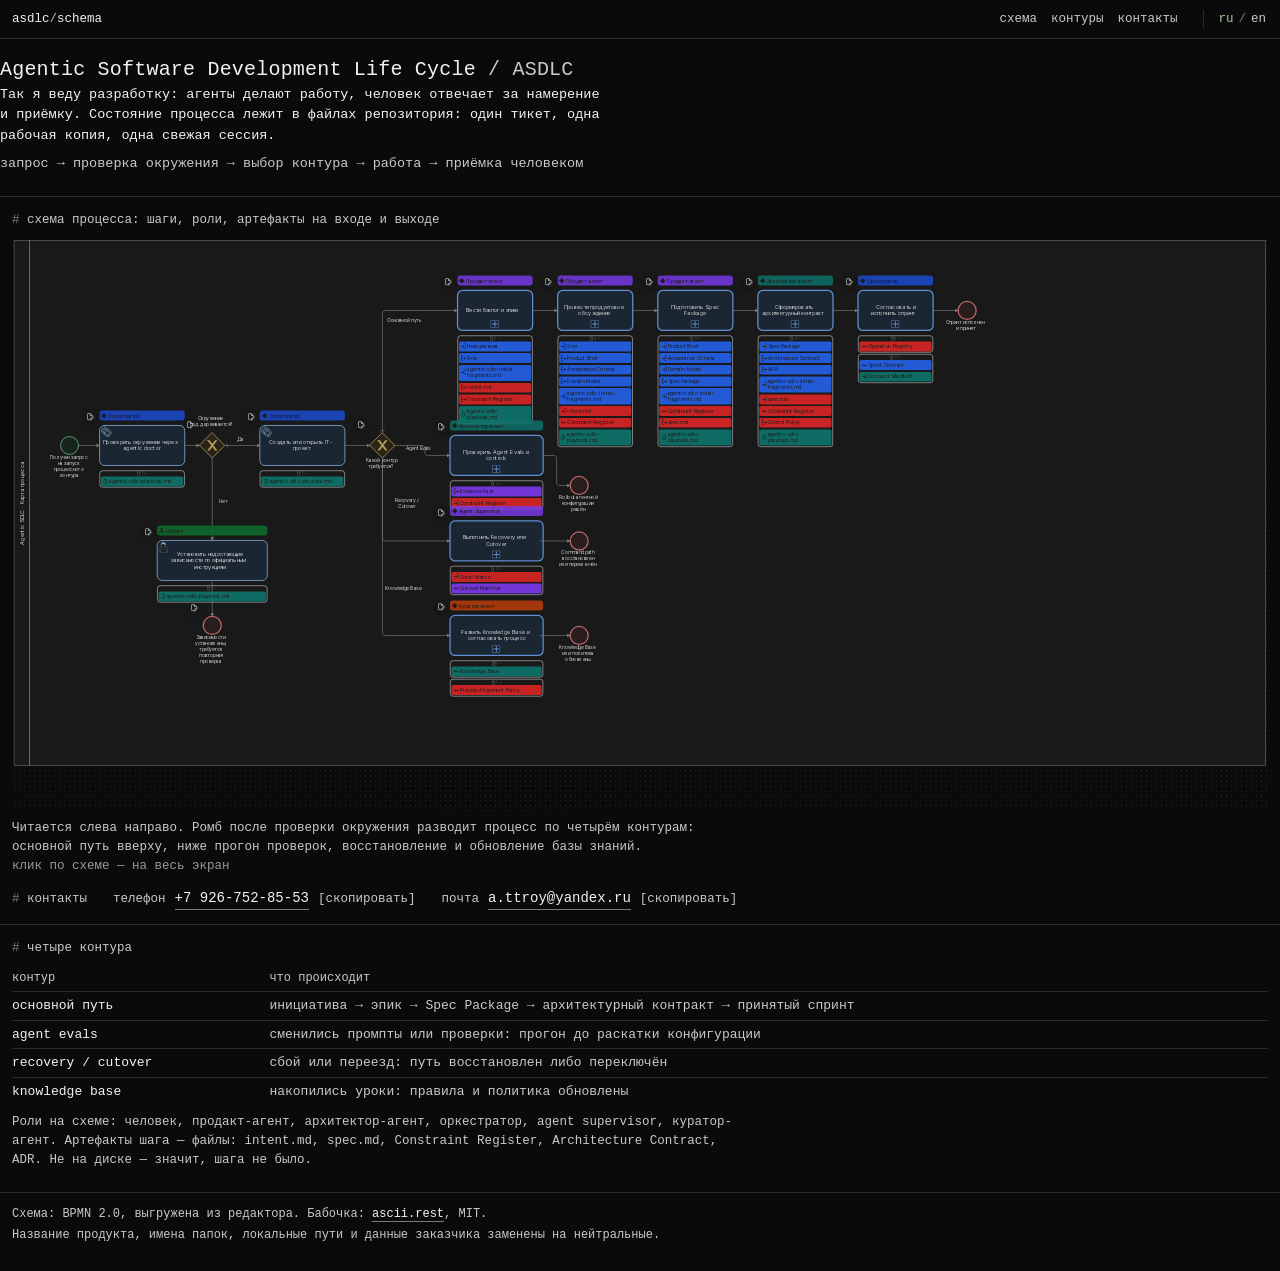
<file: index.html>
<!doctype html>
<html lang="ru">
<head>
<meta charset="utf-8">
<meta name="viewport" content="width=device-width, initial-scale=1">
<title>ASDLC — схема процесса</title>
<meta name="description" content="Agentic Software Development Life Cycle: схема процесса. Агенты делают работу, человек отвечает за намерение и приёмку.">
<meta name="color-scheme" content="dark">
<link rel="stylesheet" href="styles.css">
</head>
<body>
<a class="skip" href="#schema">К схеме</a>

<header class="top">
  <div class="wrap top__in">
    <span class="top__brand">asdlc<b>/</b>schema</span>
    <nav>
      <a href="#schema" data-i18n="nav.schema">схема</a>
      <a href="#contours" data-i18n="nav.contours">контуры</a>
      <a href="#contacts" data-i18n="nav.contacts">контакты</a>
    </nav>
    <div class="lang" role="group" data-i18n-aria="lang.aria" aria-label="Язык">
      <button type="button" class="lang__btn" data-lang="ru">ru</button>
      <span class="lang__sep">/</span>
      <button type="button" class="lang__btn" data-lang="en">en</button>
    </div>
  </div>
</header>

<div class="wrap hero">
  <div>
    <h1>Agentic Software Development Life Cycle <span>/ ASDLC</span></h1>
    <p data-i18n="hero.lead">Так я веду разработку: агенты делают работу, человек отвечает за намерение и приёмку.
    Состояние процесса лежит в файлах репозитория: один тикет, одна рабочая копия, одна свежая сессия.</p>
    <p class="path" data-i18n="hero.path">запрос → проверка окружения → выбор контура → работа → приёмка человеком</p>
  </div>
  <div class="butterfly"><ascii-art piece="butterfly"></ascii-art></div>
</div>

<section id="schema">
  <div class="wrap">
    <div class="sec-title" data-i18n="schema.title">схема процесса: шаги, роли, артефакты на входе и выходе</div>

    <button type="button" class="schema-open" id="schema-open" data-i18n-aria="a11y.open" aria-label="Открыть схему на весь экран">
      <img id="schema-img" src="pipeline-editor.svg" width="1528" height="698" data-i18n-alt="schema.alt"
           alt="Схема ASDLC: проверка окружения, четыре контура, роли агентов и артефакты каждого шага">
    </button>

    <p class="note"><span data-i18n="schema.note">Читается слева направо. Ромб после проверки окружения разводит
    процесс по четырём контурам: основной путь вверху, ниже прогон проверок, восстановление и обновление базы знаний.</span>
    <span class="note__hint" data-i18n="schema.hint">клик по схеме — на весь экран</span></p>

    <div class="contacts" id="contacts">
      <span class="contacts__title" data-i18n="contacts.title">контакты</span>

      <div class="contact">
        <span class="contact__role" data-i18n="contact.phone">телефон</span>
        <a class="contact__value" href="tel:+79267528553">+7 926-752-85-53</a>
        <button type="button" class="contact__copy" data-copy="+79267528553" data-i18n="contact.copy">[скопировать]</button>
        <span class="contact__tip" role="status" aria-live="polite"></span>
      </div>

      <div class="contact">
        <span class="contact__role" data-i18n="contact.email">почта</span>
        <a class="contact__value" href="mailto:a.ttroy@yandex.ru">a.ttroy@yandex.ru</a>
        <button type="button" class="contact__copy" data-copy="a.ttroy@yandex.ru" data-i18n="contact.copy">[скопировать]</button>
        <span class="contact__tip" role="status" aria-live="polite"></span>
      </div>
    </div>
  </div>
</section>

<section id="contours">
  <div class="wrap">
    <div class="sec-title" data-i18n="contours.title">четыре контура</div>
    <table>
      <tr><th data-i18n="table.loop">контур</th><th data-i18n="table.what">что происходит</th></tr>
      <tr>
        <td data-i18n="row.main">основной путь</td>
        <td data-i18n="row.main.text">инициатива → эпик → Spec Package → архитектурный контракт → принятый спринт</td>
      </tr>
      <tr>
        <td data-i18n="row.evals">agent evals</td>
        <td data-i18n="row.evals.text">сменились промпты или проверки: прогон до раскатки конфигурации</td>
      </tr>
      <tr>
        <td data-i18n="row.recovery">recovery / cutover</td>
        <td data-i18n="row.recovery.text">сбой или переезд: путь восстановлен либо переключён</td>
      </tr>
      <tr>
        <td data-i18n="row.kb">knowledge base</td>
        <td data-i18n="row.kb.text">накопились уроки: правила и политика обновлены</td>
      </tr>
    </table>
    <p class="note" data-i18n="contours.note">Роли на схеме: человек, продакт-агент, архитектор-агент, оркестратор,
    agent supervisor, куратор-агент. Артефакты шага — файлы: <code>intent.md</code>, <code>spec.md</code>,
    <code>Constraint Register</code>, <code>Architecture Contract</code>, <code>ADR</code>.
    Не на диске — значит, шага не было.</p>
  </div>
</section>

<footer>
  <div class="wrap">
    <p data-i18n="footer.schema">Схема: BPMN 2.0, выгружена из редактора.
    Бабочка: <a href="https://ascii.rest/butterfly/">ascii.rest</a>, MIT.</p>
    <p data-i18n="footer.scrub">Название продукта, имена папок, локальные пути и данные заказчика заменены на нейтральные.</p>
  </div>
</footer>

<div class="lightbox" id="lightbox" hidden>
  <div class="lightbox__bar">
    <span class="lightbox__title" data-i18n="lb.title">схема процесса</span>
    <span class="lightbox__hint" data-i18n="lb.hint">ctrl + колесо — масштаб, перетаскивание — сдвиг</span>
    <span class="lightbox__zoom" id="lightbox-zoom">100%</span>
    <button type="button" class="lb-btn" data-zoom="out" data-i18n-aria="a11y.zoomOut" aria-label="Отдалить">[−]</button>
    <button type="button" class="lb-btn" data-zoom="in" data-i18n-aria="a11y.zoomIn" aria-label="Приблизить">[+]</button>
    <button type="button" class="lb-btn" data-zoom="reset" data-i18n="lb.reset">[сбросить]</button>
    <button type="button" class="lb-btn lb-btn--close" data-close data-i18n-aria="a11y.close" aria-label="Закрыть">[×]</button>
  </div>
  <div class="lightbox__stage" id="lightbox-stage">
    <img id="lightbox-img" src="pipeline-editor.svg" data-i18n-alt="lb.alt"
         alt="Схема ASDLC в полном размере: четыре контура, роли и артефакты">
  </div>
</div>

<script type="module" src="https://ascii.rest/ascii.js"></script>
<script src="ui.js"></script>
</body>
</html>
</file>
<file: styles.css>
/* ASDLC — страница-визитка. Терминальный вид: моноширинный шрифт, один акцент,
   плотные отступы, светлый текст на тёмном. */

:root{
  --bg:#0a0a0a;
  --fg:#f2f2f2;        /* основной текст */
  --dim:#c9c9c9;       /* второй план: читается так же легко */
  --faint:#7a7a7a;     /* подчёркивание ссылок, рамки схемы */
  --line:#2a2a2a;
  --accent:#a3c98f;    /* единственный цвет, в том числе подсветка выделения */
  --mono:ui-monospace,SFMono-Regular,"SF Mono",Menlo,Consolas,"Liberation Mono",monospace;
}

*,*::before,*::after{box-sizing:border-box}
html{color-scheme:dark; scroll-behavior:smooth; scroll-padding-top:52px}
body{
  margin:0; background:var(--bg); color:var(--fg);
  font:13.5px/1.5 var(--mono);
  -webkit-font-smoothing:antialiased;
}
.wrap{max-width:1680px; margin:0 auto; padding:0 12px}
a{color:var(--fg); text-decoration:none; border-bottom:1px solid var(--faint)}
a:hover{color:var(--accent); border-bottom-color:var(--accent)}
code{color:var(--dim)}
:focus-visible{outline:1px solid var(--accent); outline-offset:2px}
h1{margin:0; font-weight:500}
p{margin:0 0 8px}
::selection{background:var(--accent); color:#0a0a0a}
.skip{position:absolute; left:-9999px}

/* ── шапка ───────────────────────────────────────────── */
.top{border-bottom:1px solid var(--line); position:sticky; top:0; background:var(--bg); z-index:20}
.top__in{display:flex; align-items:center; gap:14px; height:38px; font-size:12.5px}
.top__brand b{font-weight:500; color:var(--accent)}
.top nav{margin-left:auto; display:flex; gap:14px; overflow-x:auto; scrollbar-width:none}
.top nav::-webkit-scrollbar{display:none}
.top nav a{color:var(--dim); border:0; white-space:nowrap}
.top nav a:hover{color:var(--accent)}

/* переключатель языка */
.lang{display:flex; align-items:center; gap:3px; font-size:12.5px; margin-left:12px; padding-left:12px;
  border-left:1px solid var(--line)}
.lang__btn{font:12.5px var(--mono); color:var(--dim); background:none; border:0; padding:1px 2px; cursor:pointer}
.lang__btn:hover{color:var(--accent)}
.lang__btn.is-active{color:var(--accent)}
.lang__sep{color:var(--faint)}

/* ── первый блок ─────────────────────────────────────── */
.hero{padding:16px 0 14px; display:grid; gap:20px; align-items:start}
@media (min-width:820px){.hero{grid-template-columns:1fr auto}}
.hero h1{font-size:20px; letter-spacing:.01em}
.hero h1 span{color:var(--dim)}
.hero p{max-width:74ch}
.hero .path{color:var(--dim)}
.butterfly{width:300px; font-size:7.5px; line-height:1; color:var(--dim); overflow:hidden}
.butterfly ascii-art,.butterfly pre{display:block; margin:0; white-space:pre; line-height:1; font:inherit}
@media (max-width:819px){.butterfly{font-size:5px; width:200px}}

/* ── схема ───────────────────────────────────────────── */
section{padding:14px 0; border-top:1px solid var(--line)}
.sec-title{font-size:12.5px; color:var(--dim); margin-bottom:8px}
.sec-title::before{content:"# "; color:var(--faint)}

.schema-open{display:block; width:100%; padding:0; border:0; background:none;
  cursor:zoom-in; font:inherit; color:inherit}
.schema-open:hover #schema-img{opacity:.88}
#schema-img{display:block; width:100%; height:auto}

/* ── контакты ────────────────────────────────────────── */
.contacts{display:flex; flex-wrap:wrap; align-items:baseline; gap:6px 26px; margin-top:12px}
.contacts__title{color:var(--dim); font-size:12.5px}
.contacts__title::before{content:"# "; color:var(--faint)}
.contact{position:relative; display:inline-flex; align-items:baseline; gap:9px}
.contact__role{color:var(--dim); font-size:12.5px}
.contact__value{font-size:14px}
.contact__copy{font:12.5px var(--mono); color:var(--dim); background:none; border:0; padding:0; cursor:pointer}
.contact__copy:hover{color:var(--accent)}
.contact__tip{position:absolute; left:0; bottom:calc(100% + 7px); white-space:nowrap;
  background:#161616; border:1px solid var(--faint); color:var(--fg); font-size:12px;
  padding:4px 9px; border-radius:4px; opacity:0; visibility:hidden; transition:opacity .15s;
  pointer-events:none; z-index:5}
.contact:hover .contact__tip,.contact:focus-within .contact__tip{opacity:1; visibility:visible}

/* ── таблица контуров ────────────────────────────────── */
table{width:100%; border-collapse:collapse; font-size:13px}
th,td{text-align:left; padding:4px 14px 4px 0; border-bottom:1px solid var(--line); vertical-align:top}
th{color:var(--dim); font-weight:400; font-size:12px}
tr:last-child td{border-bottom:0}
td:first-child{white-space:nowrap}
td:last-child{color:var(--dim)}

.note{color:var(--dim); font-size:12.5px; margin-top:8px; max-width:96ch}
.note__hint{color:var(--dim); white-space:nowrap; opacity:.75}

footer{border-top:1px solid var(--line); padding:12px 0 22px; color:var(--dim); font-size:12px}
footer p{margin:0 0 3px; max-width:96ch}

/* ── схема во весь экран ─────────────────────────────── */
.lightbox{position:fixed; inset:0; z-index:50; background:#070707; display:flex; flex-direction:column}
.lightbox[hidden]{display:none}
.lightbox__bar{display:flex; align-items:center; gap:12px; padding:6px 10px; border-bottom:1px solid var(--line);
  font-size:12.5px; color:var(--dim); flex:none}
.lightbox__title{color:var(--fg)}
.lightbox__hint{color:var(--dim); opacity:.75}
.lightbox__zoom{margin-left:auto; min-width:46px; text-align:right}
.lb-btn{font:12.5px var(--mono); color:var(--dim); background:none; border:1px solid var(--line);
  padding:3px 9px; cursor:pointer}
.lb-btn:hover{color:var(--accent); border-color:var(--accent)}
.lb-btn--close{font-size:14px; padding:3px 10px}
.lightbox__stage{flex:1; overflow:auto; display:grid; place-items:safe center; cursor:grab;
  -webkit-overflow-scrolling:touch; touch-action:pan-x pan-y}
.lightbox__stage.is-grabbing{cursor:grabbing}
.lightbox__stage.is-grabbing #lightbox-img{pointer-events:none}
#lightbox-img{display:block; width:calc(var(--z,1) * 100%); height:auto; max-width:none; cursor:inherit}

@media (prefers-reduced-motion:reduce){ html{scroll-behavior:auto} }
</file>
